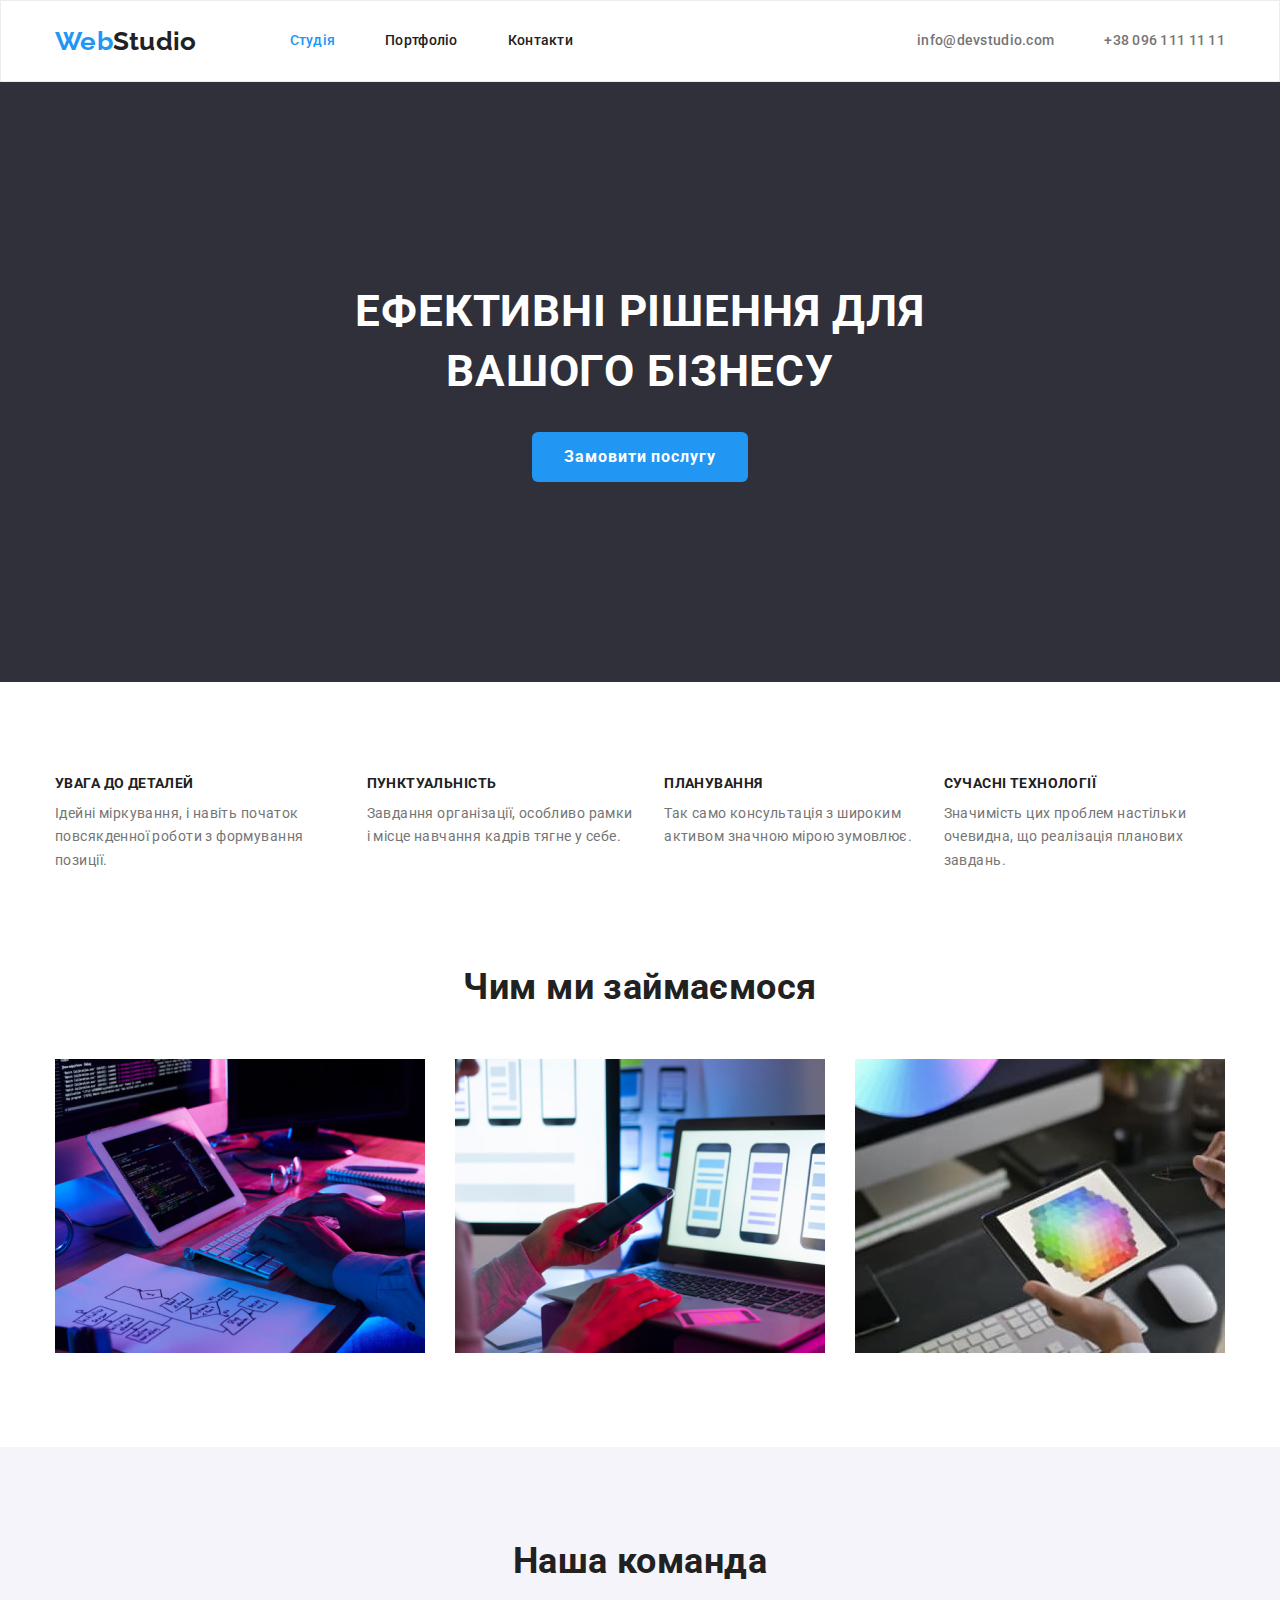
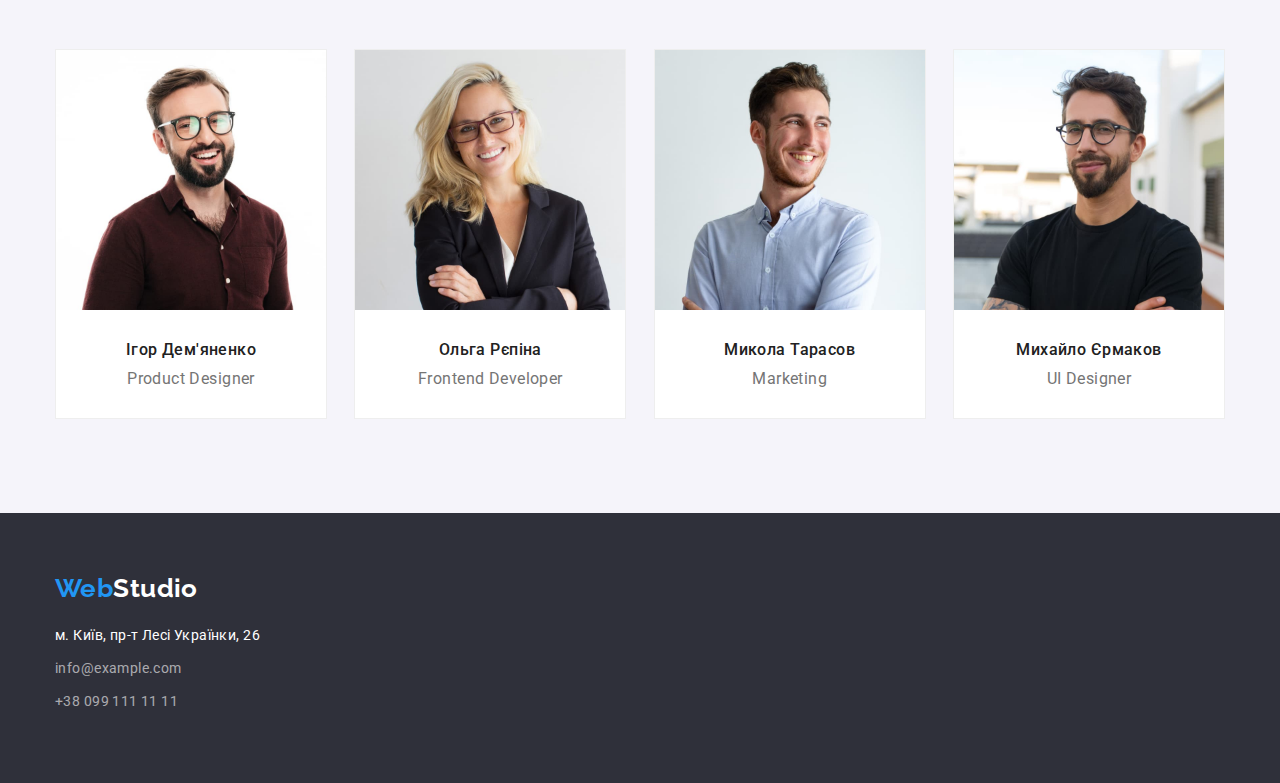
<file: index.html>
<!DOCTYPE html>
<html lang="uk">
<head>
    <meta charset="UTF-8">
    <meta http-equiv="X-UA-Compatible" content="IE=edge">
    <meta name="viewport" content="width=device-width, initial-scale=1.0">
    <title>Студія</title>
    <link rel="preconnect" href="https://fonts.googleapis.com">
    <link rel="preconnect" href="https://fonts.gstatic.com" crossorigin>
    <link href="https://fonts.googleapis.com/css2?family=Raleway:wght@700&family=Roboto:wght@400;500;700;900&display=swap" rel="stylesheet">
    <link rel="stylesheet" href="https://cdnjs.cloudflare.com/ajax/libs/modern-normalize/1.1.0/modern-normalize.min.css">
    <link rel="stylesheet" href="./CSS/style.css">
</head>
<body>
    <!-- Шапка -->
    <header class="header"> 
        <div class="container flex">
            <nav class="nav flex">
                <!-- Логотип -->
                <a class="logo" href="./"><span class="accent">Web</span>Studio</a>
                <!-- Навігація -->
                <ul class="nav-link hidenmark hover">
                    <li class="nav-item"><a href="./index.html" class="link current">Студія</a></li>
                    <li class="nav-item"><a href="./portfolio.html" class="link">Портфоліо</a></li>
                    <li class="nav-item"><a href="порожньо" class="link">Контакти</a></li>
                </ul>
            </nav>
            <!-- Mail, Tel. -->
            <ul class="contact-link hidenmark hover">
                <li class="contact-item"><a href="mailto:info@devstudio.com" class="link">info@devstudio.com</a></li>
                <li class="contact-item"><a href="tel:+380961111111" class="link">+38 096 111 11 11</a></li>
            </ul>
        </div>
    </header>

   <!-- Основний контент -->
   <main class="main-home">
        <!-- Секція Герой -->
        <section class="hero">
            <div class="container">
                <h1 class="hero-title">Ефективні рішення для вашого бізнесу</h1>
                <button class="button sec" type="button">Замовити послугу</button>
            </div>
        </section>

        <!-- Секція Переваги-->
        <section class="preference">
            <div class="container">
                <h2 class="hiden-titles">Переваги</h2>
                <ul class="hidenmark preference-coloms">
                    <li class="preference-item">
                        <h3 class="preference-title">УВАГА ДО ДЕТАЛЕЙ</h3>
                        <p class="preference-text">
                            Ідейні міркування, і навіть початок повсякденної роботи з формування позиції.
                        </p>
                    </li>
                    <li class="preference-item">
                        <h3 class="preference-title">ПУНКТУАЛЬНІСТЬ</h3>
                        <p class="preference-text">
                            Завдання організації, особливо рамки і місце навчання кадрів тягне у себе.
                        </p>
                    </li>
                    <li class="preference-item">
                        <h3 class="preference-title">ПЛАНУВАННЯ</h3>
                        <p class="preference-text">
                            Так само консультація з широким активом значною мірою зумовлює.
                        </p>
                    </li>
                    <li class="preference-item">
                        <h3 class="preference-title">СУЧАСНІ ТЕХНОЛОГІЇ</h3>
                        <p class="preference-text">
                            Значимість цих проблем настільки очевидна, що реалізація планових завдань.
                        </p>
                    </li>
                </ul>
            </div>    
        </section>
    
        <!-- Секція Діяльність-->
        <section class="activity">
            <div class="container">
                <h2 class="main-titles">Чим ми займаємося</h2>
                <ul class="activity-coloms hidenmark">
                    <li>
                        <img class="activity-image" src="./images/close-up-image-programer-working-his-desk-office_1098-18707.jpg" alt="Розробка структури алгоритмів " width="370" height="294">
                    </li>
                    <li>
                        <img class="activity-image" src="./images/web-ui-designers-are-developing-application-smartphones-team-creators-is-working-interface-mobile-phones_8119-2713.jpg" alt="Розробка інтерфейсу додатку" width="370" height="294">
                    </li>
                    <li>
                        <img class="activity-image" src="./images/creative-artist-web-design-with-working-colour-selection-graphic-tablet_35674-1119.jpg" alt="Дизайнерське оформлення кольорової гами" width="370" height="294">
                    </li>
                </ul>
            </div>
        </section>
        
        <!-- Секція Команда-->
        <section class="ourteam">
            <div class="container">
                <h2 class="main-titles">Наша команда</h2>
                <ul class="ourteam-coloms hidenmark">
                    <li class="team-item">
                        <img class="team-image" src="./images/img(1).jpg" alt="photo Ігор Дем'яненко" width="270" height="260">
                        <div class="ourteam-css">
                            <h3 class="team-title">
                                Ігор Дем'яненко
                            </h3>
                            <p class="teem-text">Product Designer</p>
                        </div>
                    </li>
                    <li class="team-item">
                        <img class="team-image" src="./images/img(2).jpg" alt="photo Ольга Рєпіна" width="270" height="260">
                        <div class="ourteam-css">
                            <h3 class="team-title">
                                Ольга Рєпіна
                            </h3>
                            <p class="teem-text">Frontend Developer</p>
                        </div>
                    </li>
                    <li class="team-item">
                        <img class="team-image" src="./images/img(3).jpg" alt="photo Микола Тарасов" width="270" height="260">
                        <div class="ourteam-css">
                            <h3 class="team-title">
                                Микола Тарасов
                            </h3>
                            <p class="teem-text">Marketing</p>
                        </div>
                    </li>
                    <li class="team-item">
                        <img class="team-image" src="./images/img(4).jpg" alt="photo Михайло Єрмаков" width="270" height="260">
                        <div class="ourteam-css">
                            <h3 class="team-title">
                                Михайло Єрмаков
                            </h3>
                            <p class="teem-text">UI Designer</p>
                        </div>
                    </li>     
                </ul>
            </div>
        </section>
   </main>

   <!-- Підвал -->
   <footer class="footer">
        <div class="container">
            <!-- Логотип -->
            <a class="logo" href="./"><span class="accent">Web</span>Studio</a>
            <!-- Контакти -->
            <address>
                <ul class="hidenmark contactus hover">
                    <li class="contactus-item"><a href="https://www.google.com.ua/maps/place/%D0%B1%D1%83%D0%BB%D1%8C%D0%B2%D0%B0%D1%80+%D0%9B%D0%B5%D1%81%D1%96+%D0%A3%D0%BA%D1%80%D0%B0%D1%97%D0%BD%D0%BA%D0%B8,+26,+%D0%9A%D0%B8%D1%97%D0%B2,+02000/@50.4267641,30.5365434,17z/data=!4m12!1m6!3m5!1s0x40d4c9352844eb2b:0x50bd53498a7bb884!2z0KDQtdCz0ZbQvtC90LDQu9GM0L3QuNC5INGB0LXRgNCy0ZbRgdC90LjQuSDRhtC10L3RgtGAINCc0JLQoSDQsiDQmtC40ZfQstGB0YzQutGW0Lkg0L7QsdC70LDRgdGC0ZY!8m2!3d50.4267607!4d30.5387374!3m4!1s0x40d4cf0e033ecbe9:0x57a4dffefec77da0!8m2!3d50.4265807!4d30.5383858?hl=uk" class="link inmap">м. Київ, пр-т Лесі Українки, 26</a></li>
                    <li class="contactus-item"><a href="mailto:info@example.com" class="link contacts">info@example.com</a></li>
                    <li class="contactus-item end"><a href="tel:+380991111111" class="link contacts">+38 099 111 11 11</a></li>
                </ul>
            </address>
        </div>
    </footer>
</body>
</html>

<!-- Порожньо = для заповнення -->
</file>
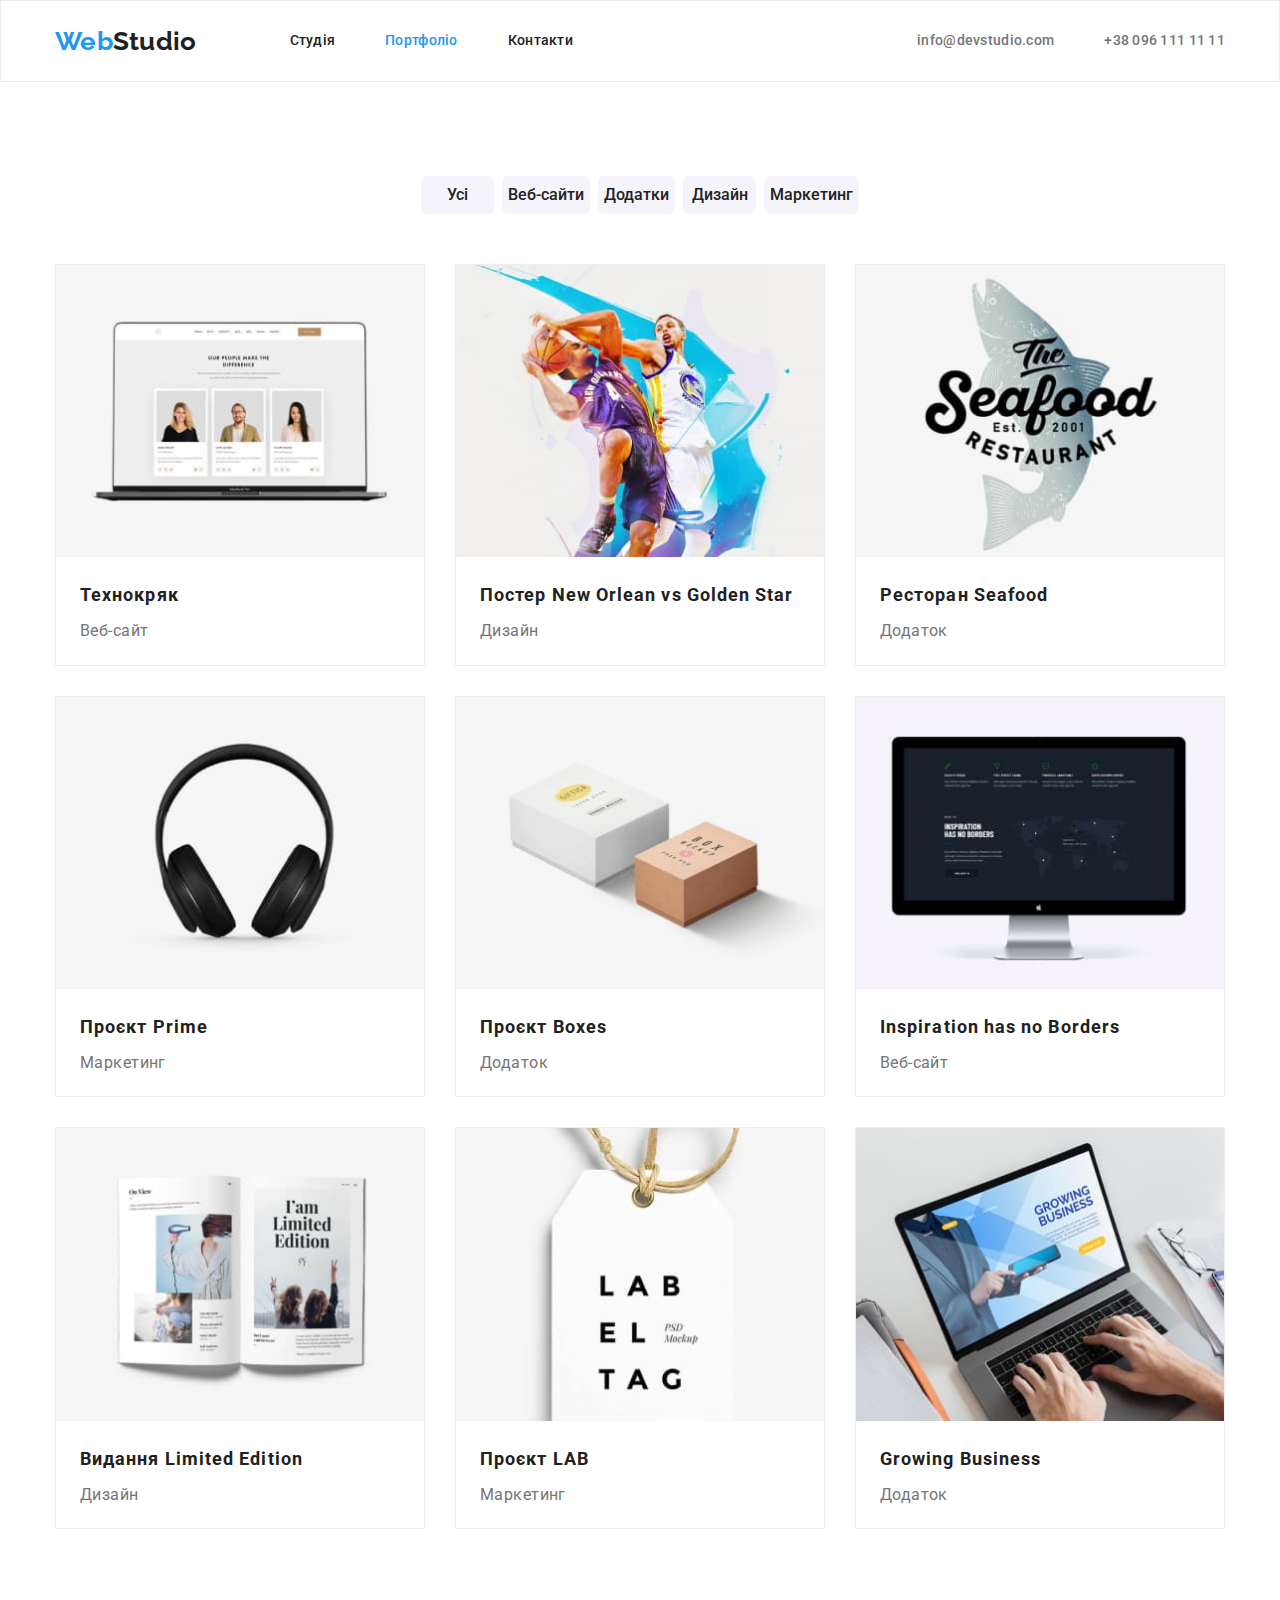
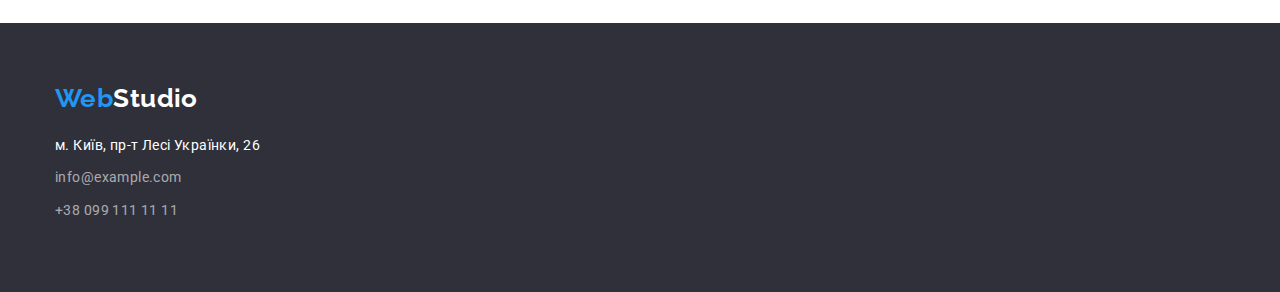
<file: portfolio.html>
<!DOCTYPE html>
<html lang="uk">
<head>
    <meta charset="UTF-8">
    <meta http-equiv="X-UA-Compatible" content="IE=edge">
    <meta name="viewport" content="width=device-width, initial-scale=1.0">
    <title>Студія</title>
    <link rel="preconnect" href="https://fonts.googleapis.com">
    <link rel="preconnect" href="https://fonts.gstatic.com" crossorigin>
    <link href="https://fonts.googleapis.com/css2?family=Raleway:wght@700&family=Roboto:wght@400;500;700;900&display=swap" rel="stylesheet">
    <link rel="stylesheet" href="https://cdnjs.cloudflare.com/ajax/libs/modern-normalize/1.1.0/modern-normalize.min.css">
    <link rel="stylesheet" href="./CSS/style.css">
</head>
<body>
    <!-- Шапка -->
    <header class="header"> 
        <div class="container flex">
            <nav class="nav flex">
                <!-- Логотип -->
                <a class="logo" href="./"><span class="accent">Web</span>Studio</a>
                <!-- Навігація -->
                <ul class="nav-link hidenmark hover">
                    <li class="nav-item"><a href="./index.html" class="link">Студія</a></li>
                    <li class="nav-item"><a href="./portfolio.html" class="link current">Портфоліо</a></li>
                    <li class="nav-item"><a href="порожньо" class="link">Контакти</a></li>
                </ul>
            </nav>
            <!-- Mail, Tel. -->
            <ul class="contact-link hidenmark hover">
                <li class="contact-item"><a href="mailto:info@devstudio.com" class="link">info@devstudio.com</a></li>
                <li class="contact-item"><a href="tel:+380961111111" class="link">+38 096 111 11 11</a></li>
            </ul>
        </div>
    </header>

   <!-- Основний контент -->
   <main class="main-portfolio">
        <section class="portfolio">
            <div class="container">
                <h1 class="hiden-titles">Portfolio</h1>
                <ul class="hidenmark select-button">
                    <li>
                        <button class="button pri" type="button">Усі</button>
                    </li>
                    <li>
                        <button class="button pri" type="button">Веб-сайти</button>
                    </li>
                    <li>
                        <button class="button pri" type="button">Додатки</button>
                    </li>
                    <li>
                        <button class="button pri" type="button">Дизайн</button>
                    </li>
                    <li>
                        <button class="button pri" type="button">Маркетинг</button>
                    </li>
                </ul>
                <ul class="our-works hidenmark">
                    <li class="works-item">
                        <img class="portfolio-image" src="./images/Portfoloi1.jpg" alt="bascetbol"  width="370" height="294">
                        <div class="our-works-css">
                            <h2 class="portfolio-title">Технокряк</h2>
                            <p class="text-portfolio">Веб-сайт</p>
                        </div> 
                    </li>
                    <li class="works-item">
                        <img class="portfolio-image" src="./images/Portfoloi2.jpg" alt="bascetbol"  width="370" height="294">
                        <div class="our-works-css">
                            <h2 class="portfolio-title">Постер New Orlean vs Golden Star</h2>
                            <p class="text-portfolio">Дизайн</p>
                        </div> 
                    </li>
                    <li class="works-item">
                        <img class="portfolio-image" src="./images/Portfoloi3.jpg" alt="fish"  width="370" height="294">
                        <div class="our-works-css">
                            <h2 class="portfolio-title">Ресторан Seafood</h2>
                            <p class="text-portfolio">Додаток</p>
                        </div> 
                    </li>
                    <li class="works-item">
                        <img class="portfolio-image" src="./images/Portfoloi4.jpg" alt="hearphones"  width="370" height="294">
                        <div class="our-works-css">
                            <h2 class="portfolio-title">Проєкт Prime</h2>
                            <p class="text-portfolio">Маркетинг</p>
                        </div> 
                    </li>
                    <li class="works-item">
                        <img class="portfolio-image" src="./images/Portfoloi5.jpg" alt="box"  width="370" height="294">
                        <div class="our-works-css">
                            <h2 class="portfolio-title">Проєкт Boxes</h2>
                            <p class="text-portfolio">Додаток</p>
                        </div> 
                    </li>
                    <li class="works-item">
                        <img class="portfolio-image" src="./images/Portfoloi6.jpg" alt="monitor"  width="370" height="294">
                        <div class="our-works-css">
                            <h2 class="portfolio-title">Inspiration has no Borders</h2>
                            <p class="text-portfolio">Веб-сайт</p>
                        </div> 
                    </li>
                    <li class="works-item">
                        <img class="portfolio-image" src="./images/Portfoloi7.jpg" alt="magazine"  width="370" height="294">
                        <div class="our-works-css">
                            <h2 class="portfolio-title">Видання Limited Edition</h2>
                            <p class="text-portfolio">Дизайн</p>
                        </div> 
                    </li>
                    <li class="works-item">
                        <img class="portfolio-image" src="./images/Portfoloi8.jpg" alt="label"  width="370" height="294">
                        <div class="our-works-css">
                            <h2 class="portfolio-title">Проєкт LAB</h2>
                            <p class="text-portfolio">Маркетинг</p>
                        </div> 
                    </li>
                    <li class="works-item">
                        <img class="portfolio-image" src="./images/Portfoloi9.jpg" alt="laptop"  width="370" height="294">
                        <div class="our-works-css">
                            <h2 class="portfolio-title">Growing Business</h2>
                            <p class="text-portfolio">Додаток</p>
                        </div> 
                    </li>
                </ul>
            </div>
        </section>
   </main>

   <!-- Підвал -->
    <footer class="footer">
        <div class="container">
            <!-- Логотип -->
            <a class="logo" href="./"><span class="accent">Web</span>Studio</a>
            <!-- Контакти -->
            <address>
                <ul class="hidenmark contactus hover">
                    <li class="contactus-item"><a href="https://www.google.com.ua/maps/place/%D0%B1%D1%83%D0%BB%D1%8C%D0%B2%D0%B0%D1%80+%D0%9B%D0%B5%D1%81%D1%96+%D0%A3%D0%BA%D1%80%D0%B0%D1%97%D0%BD%D0%BA%D0%B8,+26,+%D0%9A%D0%B8%D1%97%D0%B2,+02000/@50.4267641,30.5365434,17z/data=!4m12!1m6!3m5!1s0x40d4c9352844eb2b:0x50bd53498a7bb884!2z0KDQtdCz0ZbQvtC90LDQu9GM0L3QuNC5INGB0LXRgNCy0ZbRgdC90LjQuSDRhtC10L3RgtGAINCc0JLQoSDQsiDQmtC40ZfQstGB0YzQutGW0Lkg0L7QsdC70LDRgdGC0ZY!8m2!3d50.4267607!4d30.5387374!3m4!1s0x40d4cf0e033ecbe9:0x57a4dffefec77da0!8m2!3d50.4265807!4d30.5383858?hl=uk" class="link inmap">м. Київ, пр-т Лесі Українки, 26</a></li>
                    <li class="contactus-item"><a href="mailto:info@example.com" class="link contacts">info@example.com</a></li>
                    <li class="contactus-item end"><a href="tel:+380991111111" class="link contacts">+38 099 111 11 11</a></li>
                </ul>
            </address>
        </div>
    </footer>
   
</body>
</html>

<!-- Порожньо = для заповнення -->
</file>
<file: CSS/style.css>
:root{
    --title-color: #212121;
    --text-color: #757575;
    --accent-color: #2196F3;
    --bcg-pri-color: #2F303A;
    --bcg-sec-color: #F5F4FA;
    --bcg-thr-color: #F5F5F5
    --button-color: #000000;
    --main-wight-color: #ffffff;
    --spec-link-color: rgba(255, 255, 255, 0.6);

    --main-padding : 94px;
}




/* main styles */
body {
    color:  var(--title-color);
    background-color: var(--main-wight-color);
    font-family: 'Roboto', sans-serif ;
    font-size: 14px;
    letter-spacing: 0.03em;
    text-align: center;
}
.container {
    width: 1200px;
    padding: 0px 15px;
    margin-left: auto;
    margin-right: auto;
}
.preference, .activity, .ourteam, .portfolio {
    padding-top: var(--main-padding);
    padding-bottom: var(--main-padding);
}
.flex {
    display: inline-flex;
    align-items: center;
}

/* скинути крайні відступи */
/* body .end {
    margin-bottom: 0px;
    margin-right: 0px;
}
body .begin {
    margin-top: 0px;
    margin-left: 0px;
} */

/* special main setting */
/* прибрати крапки з li та відступи ul */
.hidenmark{
    list-style: none;

    padding: 0px;
    margin: 0px;
}
/* !Сховати hiden-titles  */
.hiden-titles {
    position: absolute;
    width: 1px;
    height: 1px;
    margin: -1px;
    border: 0;
    padding: 0;
    white-space: nowrap;
    clip-path: inset(100%);
    clip: rect(0 0 0 0);
    overflow: hidden;
}
/* обнулення заголовків */
[class*="title"] {
    margin-bottom: 0px;
    margin-top: 0px;
}
/* обнулення img відступу */
[class*="image"] {
    display: block;
    max-width: 100%;
    height: auto;
}

/* кнопки */
.button {
    color: var(--title-color);
    background-color: var(--bcg-sec-color);
    font-family: 'Roboto', sans-serif ;
    font-weight: 700;
    font-size: 16px;
    line-height: 1.87;
    text-align: center;
    
    cursor: pointer;
    display: inline-block;
    border: none;
    border-radius: 6px;
    min-height: 38px;
    min-width: 73px;
    
}
.button.pri:hover, .button.pri:focus {
    color: var(--main-wight-color);
    background-color: var(--accent-color);
}
.button.sec {
    color: var(--main-wight-color);
    background-color: var(--accent-color);
    letter-spacing: 0.06em;
    min-width: 216px;
    min-height: 50px;
    
}


/* header */
.header {
    border: 1px solid #ECECEC ;
    }
/* logo */
.logo {
    color: var(--button-color);
    text-decoration: none;
    font-family: 'raleway', sans-serif;
    font-weight: 700;
    font-size: 26px;
    line-height: 1.19;
}
.accent {
    color: var(--accent-color)
}
.header {
    font-weight: 500;
    font-size: 14px;
    line-height: 1.14;
    letter-spacing: 0.02em;
}
header .link {  
    color: var(--title-color);
    text-decoration: none;

    display: block;
    padding-top: 32px;
    padding-bottom: 32px;
}
.nav-link {
    display: flex;
    margin-left: 93px;
}
.nav-item + .nav-item {
    margin-left: 50px;
    /* можна замінити на li */
}
.contact-link {
    display: flex;
    margin-left: auto;
}
.contact-link .link {
    color: var(--text-color);
}
.contact-item + .contact-item {
    margin-left: 50px;
    /* можна замінити на li */
}
/* ефект наведення */
.hover .link:hover,  .hover .link:focus {
    color: var(--accent-color);
}
.hover .link.current {
    color: var(--accent-color);
}


/* hero */
.hero {
    background-color: var(--bcg-pri-color);
    letter-spacing: 0.06em;
    
    padding-top: 200px;
    padding-bottom: 200px;
    
}
.hero-title {
    color: var(--main-wight-color);
    font-size: 44px;
    line-height: 1.36;
    text-transform: uppercase;

    width: 696px;
    margin-bottom: 30px;
    margin-left: auto;
    margin-right: auto;
}


/* preference */
.preference {
    text-align: left;
}
.preference-coloms {
    display: flex;
    /* justify-content: space-between; */
}
.preference-title {
    font-weight: 700;
    font-size: 14px;
    line-height: 1.14;
    text-transform: uppercase;
    
    margin-bottom: 10px;
}
/* оформлення і скидання параграфів */
[class*="text"] {
    color: var(--text-color);
    line-height: 1.7;

    margin-top: 0px;
    margin-bottom: 0px;
}
.preference-item:not(:last-child) {
    padding-right: 30px;
}


/* activity */
.activity {
    padding-top: 0px;
}
.main-titles {
    font-weight: 700;
    font-size: 36px;
    line-height: 1.16;
}
.activity-coloms {
    display: flex;
    justify-content: space-between;
    margin-top: 50px;
}
/* .activity-image {
    display: block;
    max-width: 100%;
    height: auto;
} */


/* team */
.ourteam {
    background-color: var(--bcg-sec-color);
}
.ourteam-coloms {
    display: flex;
    justify-content: space-between;
    margin-top: 50pt;
}
.team-item {
    border: 1px solid #EEEEEE;
}
/* .team-image {
    display: block;
    max-width: 100%;
    height: auto;
} */
.ourteam-css {
    background-color: var(--main-wight-color);

    padding-bottom: 30px;
    padding-top: 30px;
    
}
.team-title {
    font-weight: 500;
    font-size: 16px;
    line-height: 1.19;

    margin-bottom: 10px;
}
.teem-text{
    font-size: 16px;
    line-height: 1.19;
}


/* footer */
footer {
    background-color: var(--bcg-pri-color);
    text-align: left;
    
    padding: 60px 0px;
}
address .link {
    color: var(--main-wight-color);
    font-style: normal;
    text-decoration: none;
    line-height: 1.7;
} 
.link.contacts {
    color: var(--spec-link-color);
}
.footer .logo {
    color: var(--main-wight-color);

    display: block;
    margin-bottom: 20px;
}
.contactus-item {
    margin-bottom: 9px;
}


/* main-portfolio */
.select-button {
    display: flex;
    justify-content: center;
    column-gap: 8px;
    margin-bottom: 50px;
}
.main-portfolio .button {
    font-weight: 500;
    font-size: 16px;
    line-height: 1.62;
}

.our-works {
    text-align: left;
    
    display: flex;
    flex-wrap: wrap;
}
/* Сітка */
.works-item {
    width: calc((100% - 2 * 30px) / 3);
    border: 1px solid #EEEEEE;
}
.works-item:not(:nth-child(3n)) {
    margin-right: 30px;
}
.works-item:not(:nth-child(-n+3)) {
    margin-top: 30px;
}

/* .portfolio-image {
    display: block;
    max-width: 100%;
    height: auto;
} */
.portfolio-title {
    font-size: 18px;
    line-height: 2;
    letter-spacing: 0.06em;

    margin-bottom: 4px;
}
.portfolio {
    font-size: 16px;
    line-height: 1.87;
}

/* fix by mentor*/
.our-works-css {
    padding: 20px 24px;
    
    /* !!!зазор між фоткою і текстом? */
}

/* 1 перевірити марджини п і аш після виправлення
    2 перевірити марджини у лі
    3 переглянити 1 сторінку */
</file>
